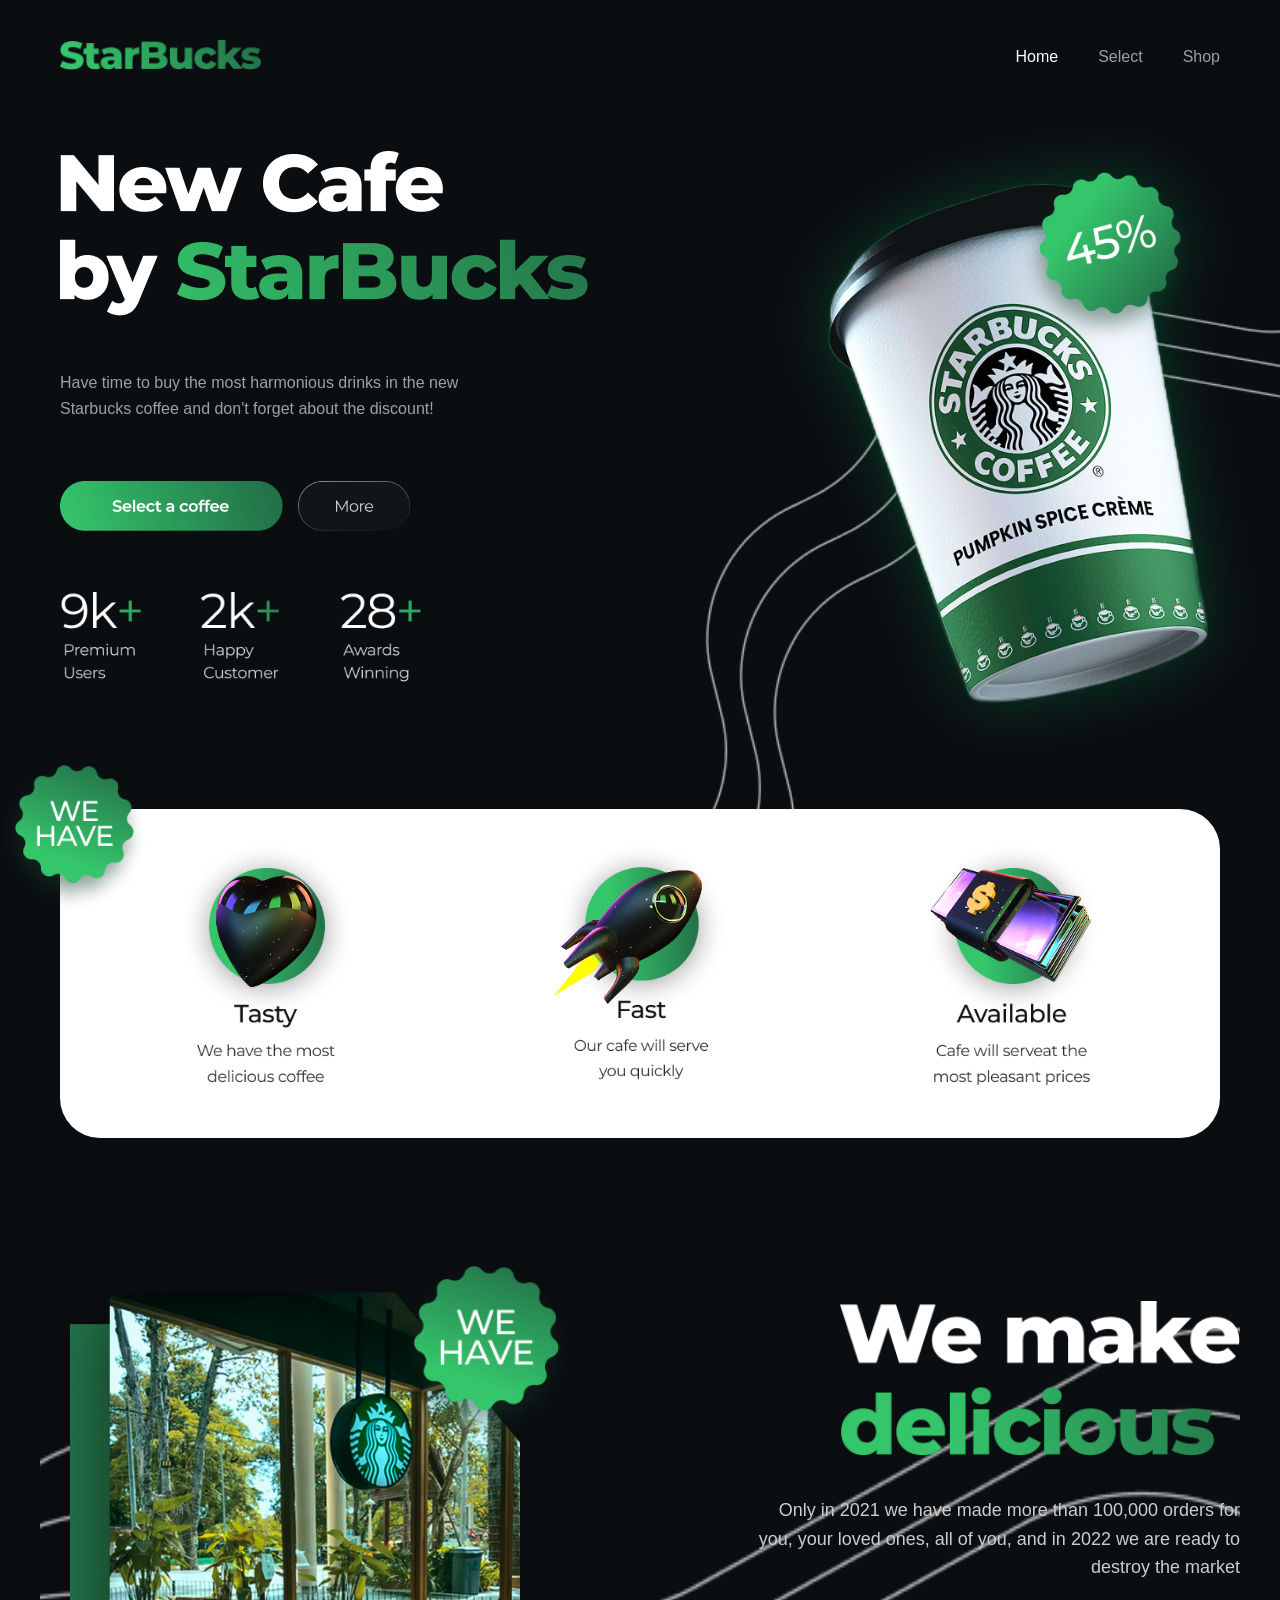
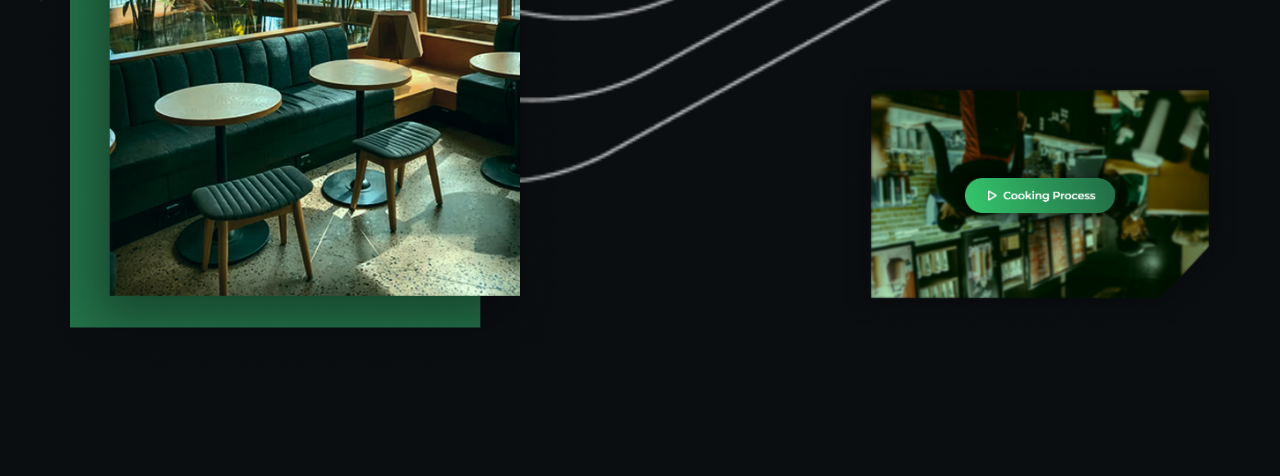
<file: index.html>
<!DOCTYPE html>
<html lang="uk">
<head>
    <meta charset="UTF-8">
    <meta name="viewport" content="width=device-width, initial-scale=1.0">
    <title>StarBucks - Landing Page</title>
    <link rel="stylesheet" href="style.css">
</head>
<body>

    <div class="container">
        <header>
            <div class="logo">
                <img src="../starimg/StarBucksLogo.png" alt="StarBucks">
            </div>
            <nav class="nav-menu">
                <a href="#" class="active">Home</a>
                <a href="#">Select</a>
                <a href="#">Shop</a>
            </nav>
            <div class="burger-menu">
                <span></span><span></span><span></span>
            </div>
        </header>

        <main class="hero-section">
            <div>
                <img src="../starimg/New Cafe by StarBucks.png">
                <p class="description">
                    Have time to buy the most harmonious drinks in the new Starbucks coffee and don't forget about the discount!
                </p>
                <div class="btn-group">
                    <button class="btn-image">
                        <img src="../starimg/SelectACoffee.png" alt="Select a coffee">
                    </button>
                    <button class="btn-image">
                        <img src="../starimg/More.png" alt="More">
                    </button>
                </div>
                
                    <div class="stats">
                <div class="stat-item">
                    <img src="../starimg/9K+.png" alt="9k" class="stat-img">
                </div>
                <div class="stat-item">
                    <img src="../starimg/2K+.png" alt="2k" class="stat-img">
                </div>
                <div class="stat-item">
                    <img src="../starimg/28K+.png" alt="28" class="stat-img">
                </div>
            </div>
            </div>

            <div class="hero-image">
                <img src="../starimg/PumpkinCup.png" alt="Starbucks Cup" class="main-cup">
                <img src="../starimg/lines.png" alt="Lines" class="bg-lines">
            </div>
        </main>

            <section class="features-panel">
            <img src="../starimg/WeHaveBadge.png" alt="We Have" class="we-have-badge">
        <div class="feature-card">
            <img src="../starimg/TASTY.png" alt="Tasty" class="feature-icon">
        </div>
        <div class="feature-card">
            <img src="../starimg/FAST.png" alt="Fast" class="feature-icon">
        </div>
        <div class="feature-card">
            <img src="../starimg/AVAILABLE.png" alt="Available" class="feature-icon">
        </div>
    </section>
    </div>

    <section class="about-section">
        <img src="../starimg/lines2.png" alt="" class="about-lines">
    <div class="about-container">
        <div class="about-image-wrapper">
            <img src="../starimg/Interior.png" alt="Cafe Interior" class="interior-img">
            <img src="../starimg/WeHaveBadge.png" alt="We Have" class="about-badge">
        </div>
        <div class="about-content">
            <img src="../starimg/We make delicious.png" alt="We make delicious" class="about-title-img">
            <p class="about-description">
                Only in 2021 we have made more than 100,000 orders for you, 
                your loved ones, all of you, and in 2022 we are ready to destroy the market
            </p>

            <div class="video-preview">
                <img src="../starimg/Interior2.png" alt="Cooking Process" class="video-img">
                <button class="play-btn">
                    <img src="../starimg/video btn.png" alt="Play Video">
                </button>
            </div>
        </div>
    </div>
</section>

</body>
</html>
</file>
<file: style.css>
* {
    margin: 0;
    padding: 0;
    box-sizing: border-box;
    font-family: Arial, sans-serif;
}

body {
    background-color: #0b0e11;
    color: #ffffff;
    overflow-x: hidden;
    display: flex;
    flex-direction: column;
    justify-content: center;
    align-items: center;
    min-height: 100vh;
    margin: 0;
}

.container {
    width: 100%;
    max-width: 1200px;
    margin: 0 auto;
    padding: 20px;
}

header {
    display: flex;
    justify-content: space-between;
    align-items: center;
    padding: 20px 0;
}

.logo img {
    height: 30px;
}

.nav-menu {
    display: flex;
    gap: 40px;
}

.nav-menu a {
    color: white;
    text-decoration: none;
    font-size: 16px;
    opacity: 0.6;
    transition: 0.3s;
}

.nav-menu a.active, .nav-menu a:hover {
    opacity: 1;
}

.burger-menu {
    display: none;
}

.hero-section {
    display: flex;
    align-items: center;
    justify-content: space-between;
    padding: 40px 0;
}

.hero-image {
    flex: 1;
    text-align: right;
    position: relative;
    display: flex;
    justify-content: flex-end;
}

h1 {
    font-size: 60px;
    line-height: 1;
    margin-bottom: 20px;
}

h1 span {
    color: #00a862;
}

.description { 
    color: #a0a0a0; 
    max-width: 450px; 
    margin-bottom: 60px;
    margin-top: 50px;
    line-height: 1.6; 
}

.btn-group { 
    display: flex; 
    gap: 15px; 
    margin-bottom: 50px; 
    margin-top: 50px;
}
.btn-image {
    background: transparent;
    border: none;
    padding: 0;
    cursor: pointer;
    transition: 0.3s;
}

.btn-image:hover {
    opacity: 0.8;
}

.btn-image img {
    height: 50px;
}

.stats {
    display: flex;
    gap: 40px;
    align-items: flex-end; 
}

.stat-item {
    text-align: left;
}

.stat-img {
    height: 100px;
    width: auto;
    display: block;
    margin-bottom: 8px;
}

.stat-item p {
    color: #666;
    font-size: 12px;
    text-transform: uppercase;
    line-height: 1.2;
}

.main-cup {
    width: 100%;
    max-width: 400px;
    z-index: 3; 
    filter: drop-shadow(0 0 30px rgba(0, 168, 98, 0.3));
}
.bg-lines {
    position: absolute;
    top: 80%;
    left: 70%;
    transform: translate(-50%, -50%);
    width: 180%;
    z-index: 2;
    pointer-events: none;
    opacity: 0.8;
}

.features-panel {
    background: white;
    color: black;
    border-radius: 40px;
    display: flex;
    justify-content: space-around;
    padding: 30px 20px;
    margin-top: 60px;
    position: relative;
    z-index: 4;
}

.we-have-badge {
    position: absolute;
    top: -75px;
    left: -75px;
    width: 180px;
    height: auto;
    z-index: 10;
}

.feature-card {
    text-align: center;
    flex: 1;
}

.feature-icon {
    width: 180px;
    height: auto;
    margin-bottom: 15px;
}

.about-section {
    position: relative;
    padding: 100px 0;
    color: white;
    overflow: hidden;
}

.about-container {
    position: relative;
    z-index: 10;
    display: flex;
    align-items: center;
    justify-content: space-between;
    max-width: 1200px;
    margin: 0 auto;
    gap: 150px;
}

.about-image-wrapper {
    position: relative;
    z-index: 11;
    flex: 1;
}

.interior-img {
    width: 110%;
    position: relative;
    z-index: 3;
    display: block;
}

.about-badge {
    position: absolute;
    top: -30px;
    right: -80px;
    width: 220px;
    z-index: 4;
}

.about-content {
    position: relative;
    z-index: 11;
    flex: 1.2;
    display: flex;
    flex-direction: column;
    align-items: flex-end;
    text-align: right;
}

.about-content img:first-child {
    width: 100%;
    max-width: 400px;
    height: auto;
    margin-top: 40px;
    margin-bottom: 40px;
    display: block;
}

.about-description {
    font-size: 18px;
    color: #ccc;
    line-height: 1.6;
    margin-bottom: 40px;
    max-width: 500px;
}
.video-preview {
    position: relative;
    width: fit-content;
    margin-left: auto;
    align-items: center;
}

.video-img {
    width: 500px;
    height: auto;
    display: block;
}

.play-btn {
    position: absolute;
    top: 50%;
    left: 50%;
    transform: translate(-50%, -50%);
    background: transparent; 
    border: none;
    cursor: pointer;
    z-index: 4;
}

.play-btn img {
    width: 150px;
    height: auto;
}

.about-lines {
    position: absolute;
    top: 80%;
    left: 70%;
    transform: translate(-50%, -50%);
    width: 200%;
    z-index: -20;
    pointer-events: none;
    opacity: 0.8;
}










@media (max-width: 992px) {
    .nav-menu {
        display: none;
    }
    .burger-menu {
        display: block;
        width: 25px;
    }
    .burger-menu span {
        display: block;
        height: 2px;
        background: #00a862;
        margin: 5px 0;
    }
    
    .hero-section {
        flex-direction: column-reverse;
        text-align: center;
    }
    .hero-image {
        justify-content: center;
        margin-bottom: 30px;
    }
    .hero-text {
        text-align: left;
    }
    h1 {
        font-size: 40px;
    }

    .btn-group {
        flex-direction: column;
    }

    .stats {
        justify-content: space-between;
        gap: 10px;
    }
    .stat-img {
        height: 60px;
    }
    .features-panel {
        flex-direction: column;
        gap: 15px;
        padding: 30px 10px 20px;
        align-items: center;
    }
    .we-have-badge {
        left: 30px;
        width: 200px;
    }
    .bg-lines {
        width: 200%; 
        top: 10%;
    }
}
</file>
